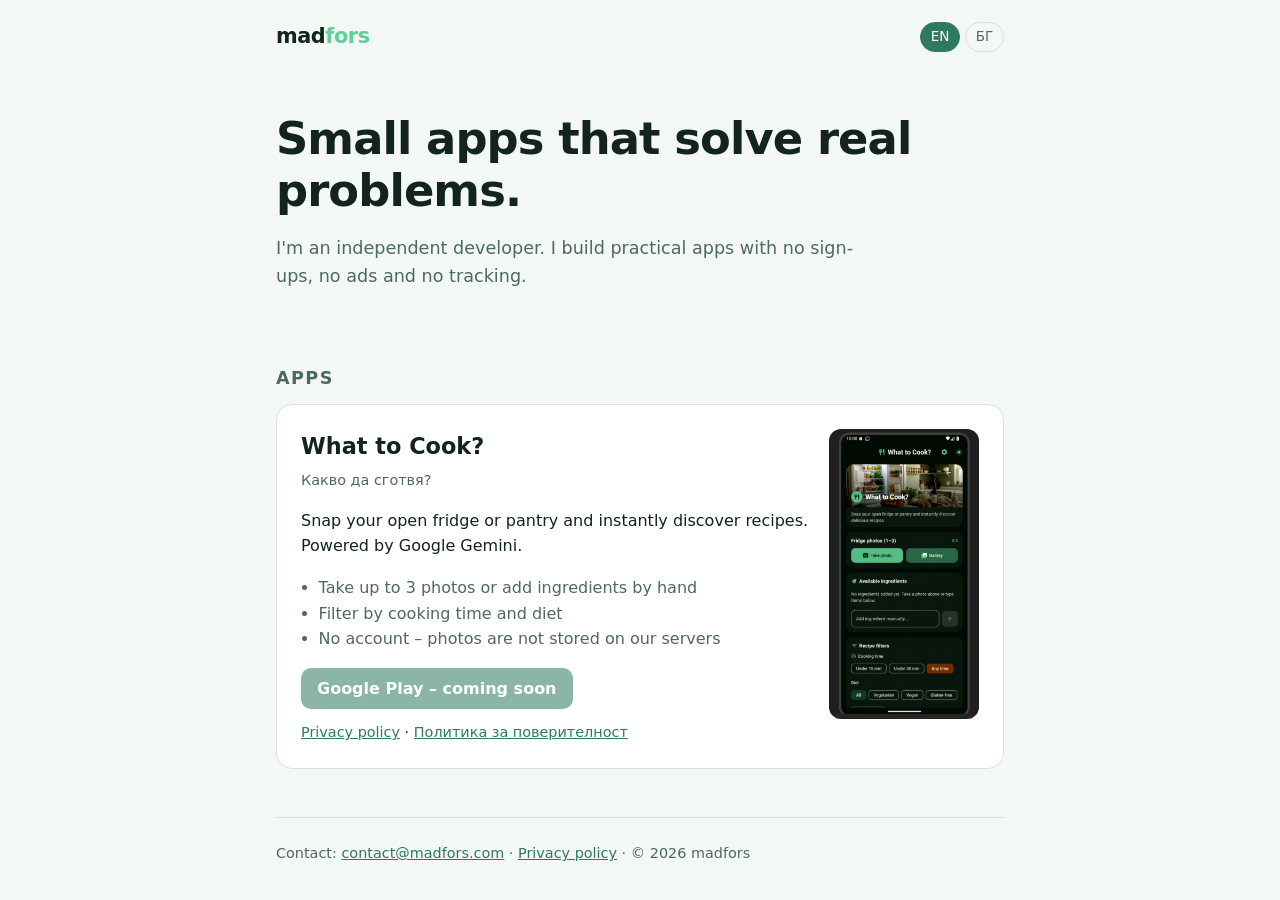
<file: index.html>
<!doctype html>
<html lang="en"><head><meta charset="utf-8"><meta name="viewport" content="width=device-width,initial-scale=1">
<title>madfors – practical apps by an independent developer</title>
<meta name="description" content="madfors: small, practical apps with no sign-ups and no ads, by an independent developer.">
<meta name="theme-color" content="#2d7a5f">
<link rel="stylesheet" href="/style.css"></head>
<body>
<div class="wrap">
<nav><a class="logo" href="/">mad<span>fors</span></a>
<div class="lang"><button data-l="en" class="on">EN</button> <button data-l="bg">БГ</button></div></nav>

<section class="hero">
<h1><span data-l="en">Small apps that solve real problems.</span><span data-l="bg" hidden>Малки приложения, които решават истински проблеми.</span></h1>
<p><span data-l="en">I'm an independent developer. I build practical apps with no sign-ups, no ads and no tracking.</span><span data-l="bg" hidden>Аз съм независим разработчик. Правя практични приложения – без регистрация, без реклами и без проследяване.</span></p>
</section>

<h2><span data-l="en">Apps</span><span data-l="bg" hidden>Приложения</span></h2>
<article class="card">
<div>
<h3 data-l="en">What to Cook?</h3><p class="sub" data-l="en">Какво да сготвя?</p>
<h3 data-l="bg" hidden>Какво да сготвя?</h3><p class="sub" data-l="bg" hidden>What to Cook?</p>
<p data-l="en">Snap your open fridge or pantry and instantly discover recipes. Powered by Google Gemini.</p>
<p data-l="bg" hidden>Снимай отворения хладилник или килера си и веднага получи идеи за рецепти. С помощта на Google Gemini.</p>
<ul data-l="en"><li>Take up to 3 photos or add ingredients by hand</li><li>Filter by cooking time and diet</li><li>No account – photos are not stored on our servers</li></ul>
<ul data-l="bg" hidden><li>До 3 снимки или добавяне на съставки ръчно</li><li>Филтри по време за готвене и диета</li><li>Без акаунт – снимките не се съхраняват на наши сървъри</li></ul>
<a class="btn off" href="#"><span data-l="en">Google Play – coming soon</span><span data-l="bg" hidden>Google Play – скоро</span></a>
<div class="links"><a href="/kakvo-da-sgotvya/privacy">Privacy policy</a> · <a href="/kakvo-da-sgotvya/privacy-bg">Политика за поверителност</a></div>
</div>
<img src="/app-screenshot.png" alt="Screenshot of the app What to Cook?" width="562" height="1088" loading="lazy">
</article>

<footer>
<span data-l="en">Contact</span><span data-l="bg" hidden>Контакт</span>: <a href="mailto:contact@madfors.com">contact@madfors.com</a> ·
<a href="/kakvo-da-sgotvya/privacy">Privacy policy</a> · © 2026 madfors
</footer>
</div>
<script>
(function(){var l="en";try{l=localStorage.getItem("l")||((navigator.language||"").slice(0,2)==="bg"?"bg":"en")}catch(e){}
function set(x){document.documentElement.lang=x;document.querySelectorAll("[data-l]").forEach(function(e){if(e.tagName!=="BUTTON")e.hidden=e.dataset.l!==x});document.querySelectorAll(".lang button").forEach(function(b){b.classList.toggle("on",b.dataset.l===x)});try{localStorage.setItem("l",x)}catch(e){}}
document.querySelectorAll(".lang button").forEach(function(b){b.onclick=function(){set(b.dataset.l)}});set(l)})();
</script>
</body></html>
</file>
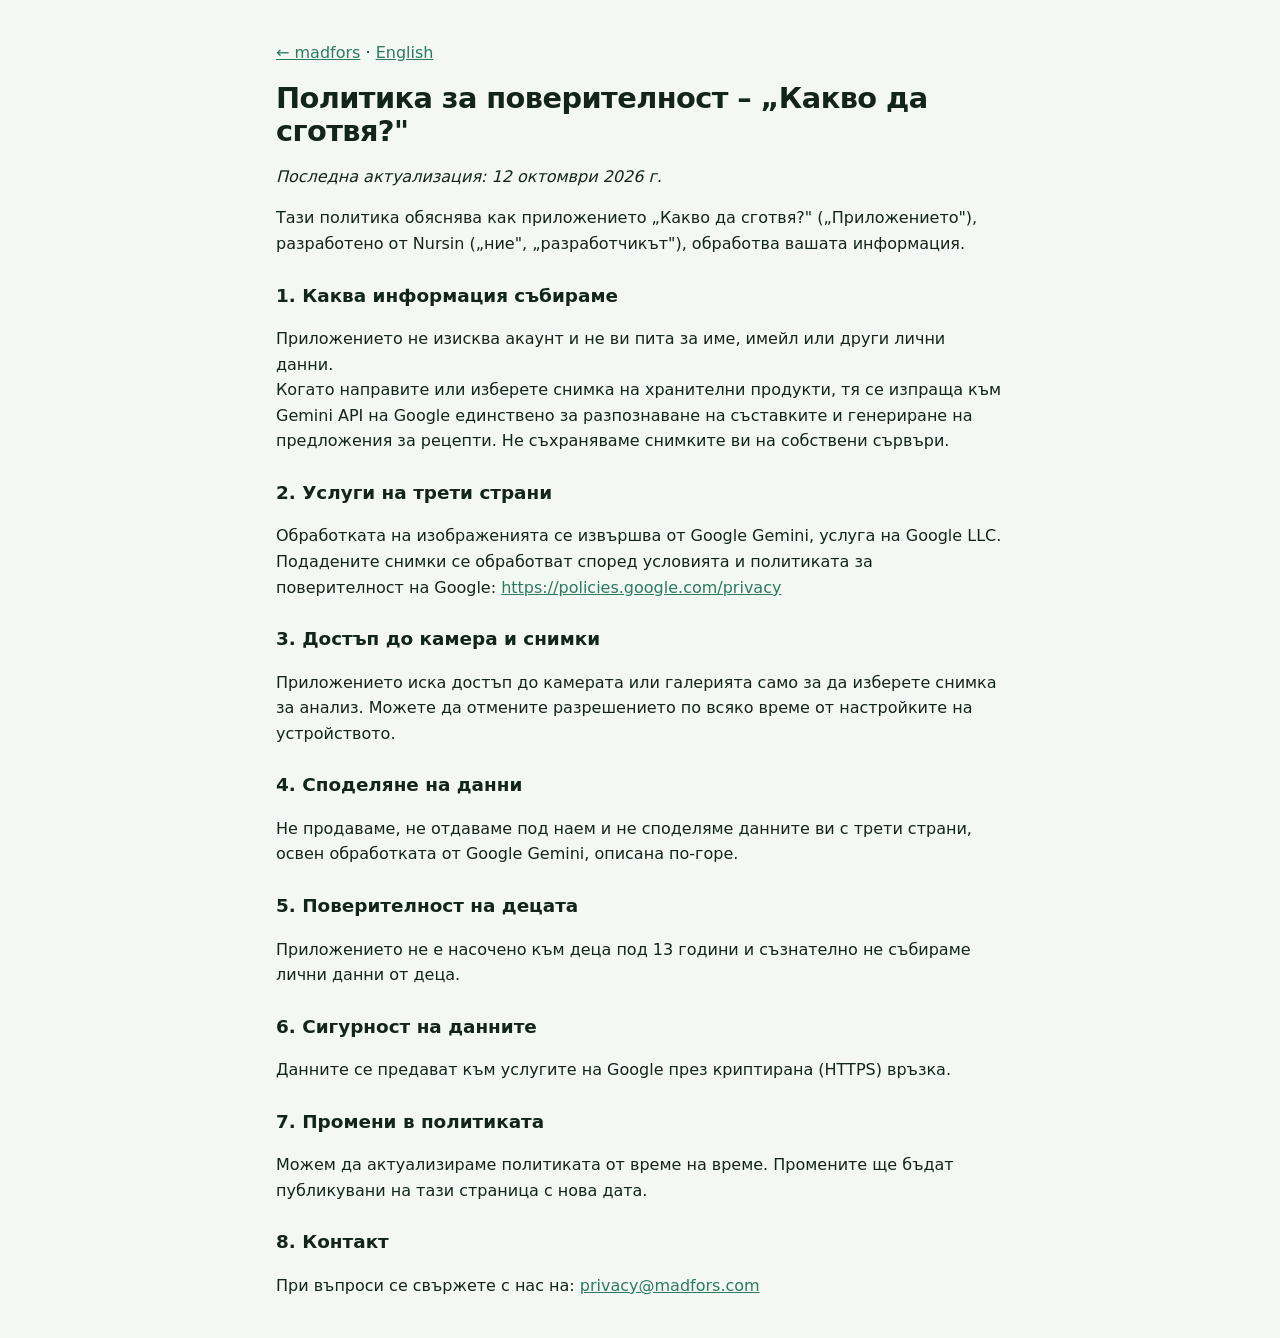
<file: kakvo-da-sgotvya/privacy-bg/index.html>
<!doctype html>
<html lang="bg"><head><meta charset="utf-8"><meta name="viewport" content="width=device-width,initial-scale=1">
<title>Политика за поверителност – Какво да сготвя?</title>
<link rel="stylesheet" href="/style.css"></head>
<body><main>
<p><a href="/">← madfors</a> · <a href="/kakvo-da-sgotvya/privacy">English</a></p>
<h1>Политика за поверителност – „Какво да сготвя?"</h1>
<p><em>Последна актуализация: 12 октомври 2026 г.</em></p>
<p>Тази политика обяснява как приложението „Какво да сготвя?" („Приложението"), разработено от Nursin („ние", „разработчикът"), обработва вашата информация.</p>
<h2>1. Каква информация събираме</h2>
<p>Приложението не изисква акаунт и не ви пита за име, имейл или други лични данни.<br>Когато направите или изберете снимка на хранителни продукти, тя се изпраща към Gemini API на Google единствено за разпознаване на съставките и генериране на предложения за рецепти. Не съхраняваме снимките ви на собствени сървъри.</p>
<h2>2. Услуги на трети страни</h2>
<p>Обработката на изображенията се извършва от Google Gemini, услуга на Google LLC. Подадените снимки се обработват според условията и политиката за поверителност на Google: <a href="https://policies.google.com/privacy">https://policies.google.com/privacy</a></p>
<h2>3. Достъп до камера и снимки</h2>
<p>Приложението иска достъп до камерата или галерията само за да изберете снимка за анализ. Можете да отмените разрешението по всяко време от настройките на устройството.</p>
<h2>4. Споделяне на данни</h2>
<p>Не продаваме, не отдаваме под наем и не споделяме данните ви с трети страни, освен обработката от Google Gemini, описана по-горе.</p>
<h2>5. Поверителност на децата</h2>
<p>Приложението не е насочено към деца под 13 години и съзнателно не събираме лични данни от деца.</p>
<h2>6. Сигурност на данните</h2>
<p>Данните се предават към услугите на Google през криптирана (HTTPS) връзка.</p>
<h2>7. Промени в политиката</h2>
<p>Можем да актуализираме политиката от време на време. Промените ще бъдат публикувани на тази страница с нова дата.</p>
<h2>8. Контакт</h2>
<p>При въпроси се свържете с нас на: <a href="mailto:privacy@madfors.com">privacy@madfors.com</a></p>
</main></body></html>
</file>
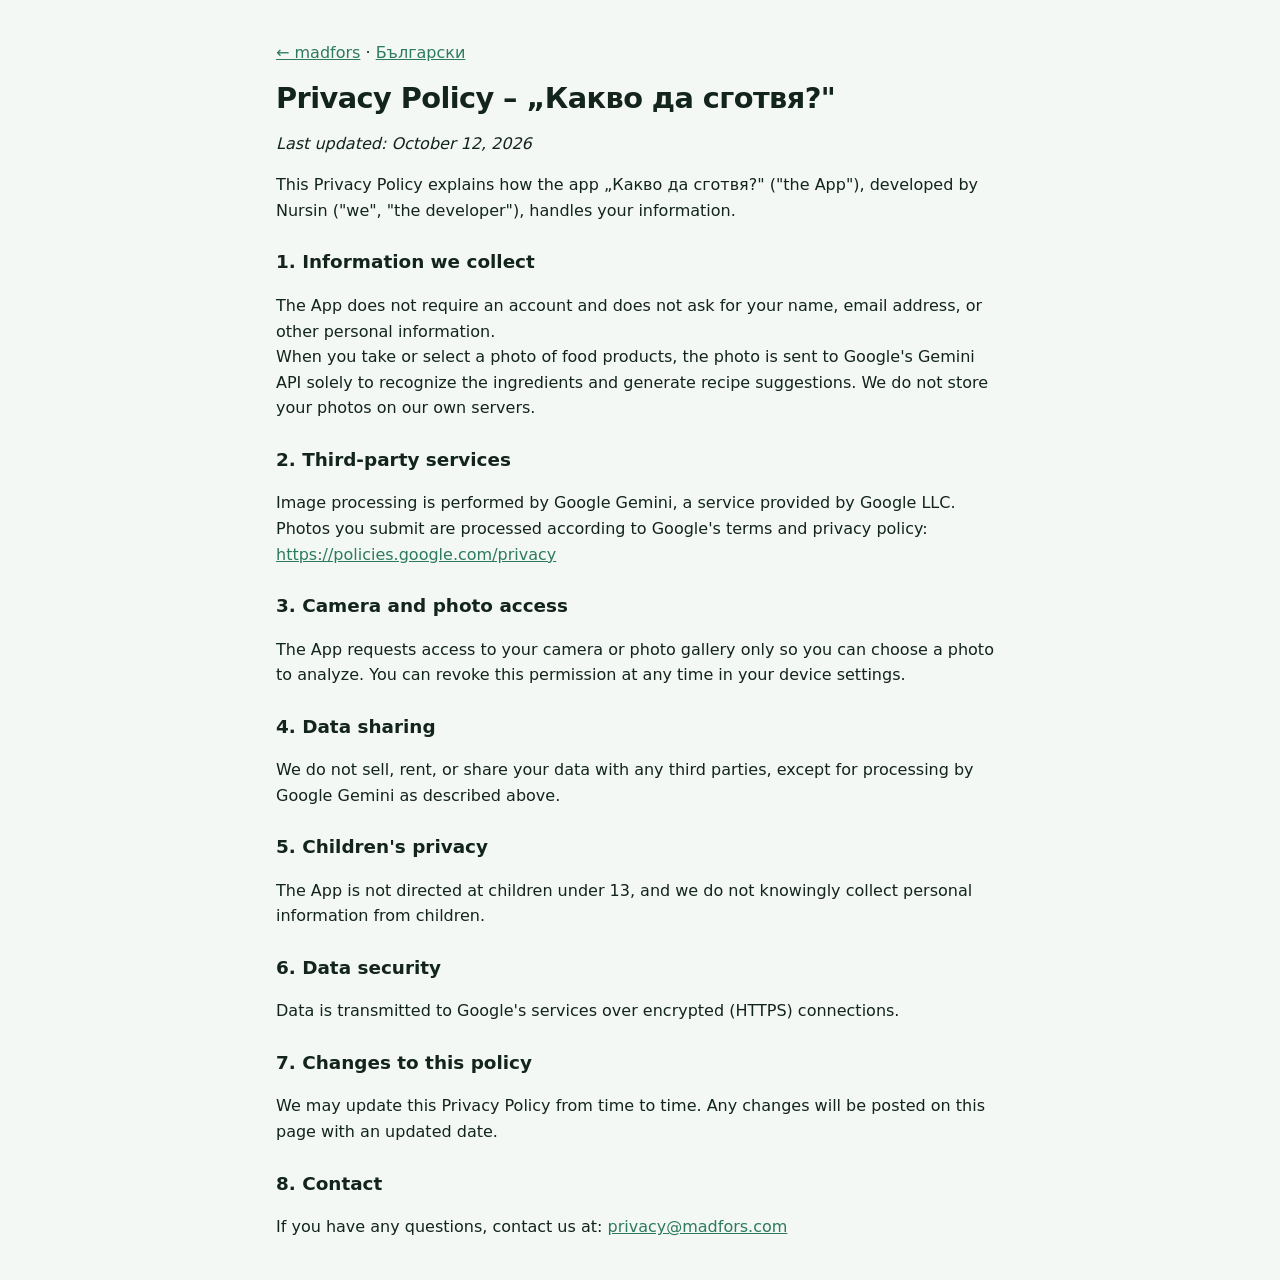
<file: kakvo-da-sgotvya/privacy/index.html>
<!doctype html>
<html lang="en"><head><meta charset="utf-8"><meta name="viewport" content="width=device-width,initial-scale=1">
<title>Privacy Policy – Какво да сготвя?</title>
<link rel="stylesheet" href="/style.css"></head>
<body><main>
<p><a href="/">← madfors</a> · <a href="/kakvo-da-sgotvya/privacy-bg">Български</a></p>
<h1>Privacy Policy – „Какво да сготвя?"</h1>
<p><em>Last updated: October 12, 2026</em></p>
<p>This Privacy Policy explains how the app „Какво да сготвя?" ("the App"), developed by Nursin ("we", "the developer"), handles your information.</p>
<h2>1. Information we collect</h2>
<p>The App does not require an account and does not ask for your name, email address, or other personal information.<br>When you take or select a photo of food products, the photo is sent to Google's Gemini API solely to recognize the ingredients and generate recipe suggestions. We do not store your photos on our own servers.</p>
<h2>2. Third-party services</h2>
<p>Image processing is performed by Google Gemini, a service provided by Google LLC. Photos you submit are processed according to Google's terms and privacy policy: <a href="https://policies.google.com/privacy">https://policies.google.com/privacy</a></p>
<h2>3. Camera and photo access</h2>
<p>The App requests access to your camera or photo gallery only so you can choose a photo to analyze. You can revoke this permission at any time in your device settings.</p>
<h2>4. Data sharing</h2>
<p>We do not sell, rent, or share your data with any third parties, except for processing by Google Gemini as described above.</p>
<h2>5. Children's privacy</h2>
<p>The App is not directed at children under 13, and we do not knowingly collect personal information from children.</p>
<h2>6. Data security</h2>
<p>Data is transmitted to Google's services over encrypted (HTTPS) connections.</p>
<h2>7. Changes to this policy</h2>
<p>We may update this Privacy Policy from time to time. Any changes will be posted on this page with an updated date.</p>
<h2>8. Contact</h2>
<p>If you have any questions, contact us at: <a href="mailto:privacy@madfors.com">privacy@madfors.com</a></p>
</main></body></html>
</file>
<file: style.css>
:root{--bg:#f3f8f5;--card:#fff;--text:#12241b;--muted:#4d6a5c;--line:#d5e5dc;--accent:#2d7a5f;--accent-text:#fff;--mint:#5fcf9a}
@media(prefers-color-scheme:dark){:root{--bg:#0b1a13;--card:#12281d;--text:#e8f3ed;--muted:#9bb8a8;--line:#1f3d2d;--accent:#5fcf9a;--accent-text:#08140e;--mint:#5fcf9a}}
*{box-sizing:border-box}
body{margin:0;font:16px/1.6 system-ui,-apple-system,Segoe UI,Roboto,sans-serif;color:var(--text);background:var(--bg)}
a{color:var(--accent)}
.wrap{max-width:760px;margin:0 auto;padding:0 1rem}
nav{display:flex;justify-content:space-between;align-items:center;padding:1.25rem 0}
.logo{font-weight:800;font-size:1.3rem;letter-spacing:-.02em;color:var(--text);text-decoration:none}
.logo span{color:var(--mint)}
.lang button{background:none;border:1px solid var(--line);color:var(--muted);padding:.2rem .6rem;border-radius:999px;cursor:pointer;font:inherit;font-size:.85rem}
.lang button.on{background:var(--accent);color:var(--accent-text);border-color:var(--accent)}
.hero{padding:2.5rem 0 1.5rem}
h1{font-size:clamp(1.9rem,6vw,2.8rem);line-height:1.15;letter-spacing:-.02em;margin:0 0 1rem}
.hero p{font-size:1.1rem;color:var(--muted);max-width:34em}
h2{font-size:1.1rem;text-transform:uppercase;letter-spacing:.08em;color:var(--muted);margin:2rem 0 .75rem}
.card{display:grid;grid-template-columns:1fr 150px;gap:1.25rem;background:var(--card);border:1px solid var(--line);border-radius:16px;padding:1.5rem}
.card h3{margin:0 0 .25rem;font-size:1.4rem}
.card .sub{color:var(--muted);margin:0 0 .75rem;font-size:.9rem}
.card ul{padding-left:1.1rem;color:var(--muted);margin:.5rem 0 1rem}
.card img{width:150px;height:auto;border-radius:12px;align-self:start}
.btn{display:inline-block;background:var(--accent);color:var(--accent-text);padding:.5rem 1rem;border-radius:10px;text-decoration:none;font-weight:600}
.btn.off{opacity:.55;pointer-events:none}
.links{margin-top:.75rem;font-size:.9rem}
footer{border-top:1px solid var(--line);margin-top:3rem;padding:1.5rem 0;color:var(--muted);font-size:.9rem}
@media(max-width:560px){.card{grid-template-columns:1fr}.card img{width:60%;margin:0 auto;order:-1}}
/* privacy pages */
main{max-width:760px;margin:0 auto;padding:1.5rem 1rem}
main h1{font-size:1.8rem}main h2{font-size:1.15rem;text-transform:none;letter-spacing:0;color:var(--text);margin-top:1.5rem}
</file>
